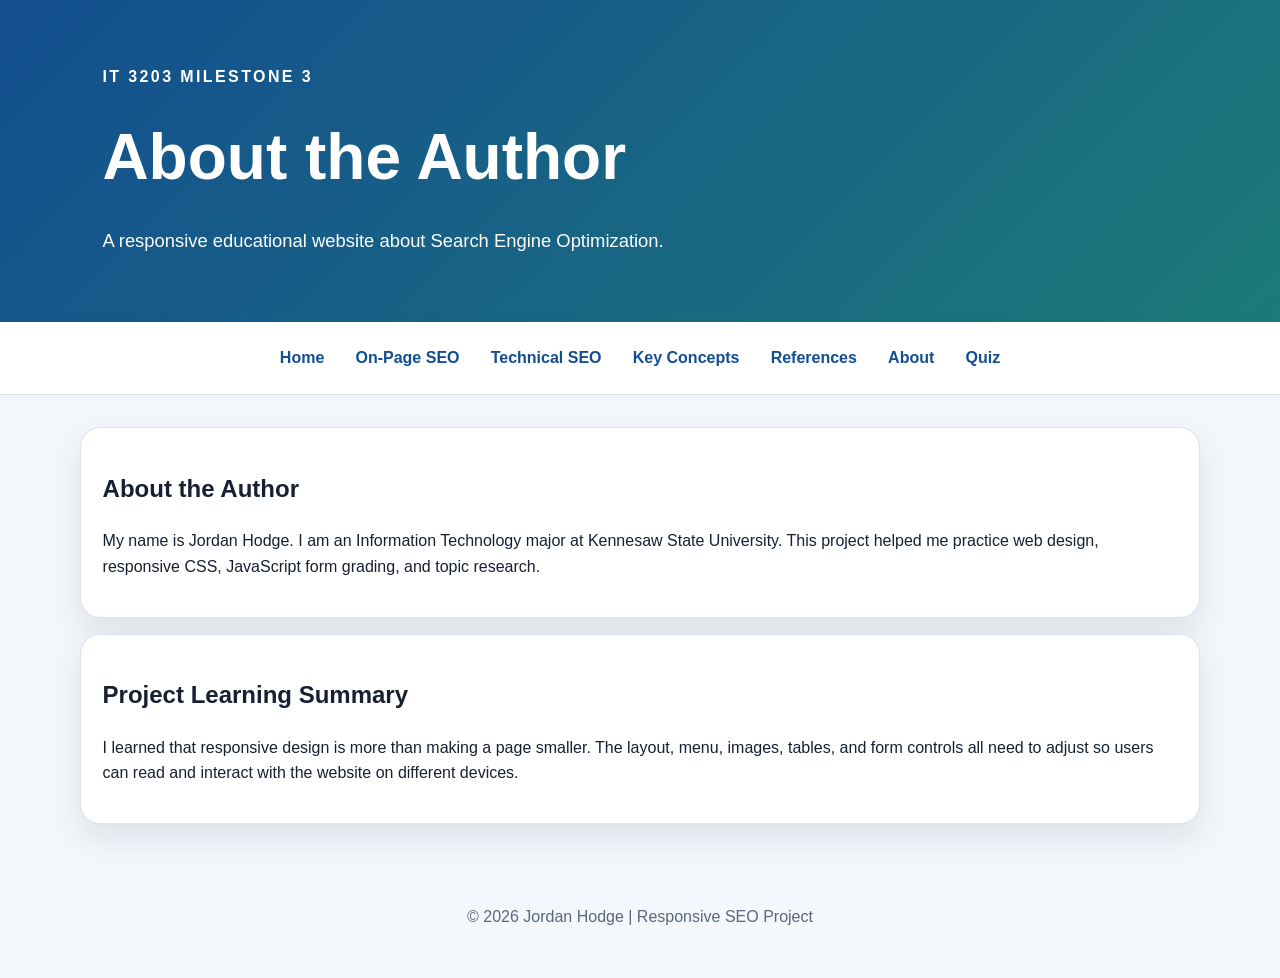
<file: about.html>
<!DOCTYPE html>
<html lang="en">
<head>
  <meta charset="UTF-8">
<meta name="viewport" content="width=device-width, initial-scale=1.0">
<link rel="stylesheet" href="style.css">
<script defer src="script.js"></script>
  <title>About the Author</title>
</head>
<body>
<header class="hero">
  <div>
    <p class="eyebrow">IT 3203 Milestone 3</p>
    <h1>About the Author</h1>
    <p class="tagline">A responsive educational website about Search Engine Optimization.</p>
  </div>
</header>
<nav class="site-nav" aria-label="Main navigation">
  <a href="index.html">Home</a>
  <a href="topic1.html">On-Page SEO</a>
  <a href="topic2.html">Technical SEO</a>
  <a href="concepts.html">Key Concepts</a>
  <a href="references.html">References</a>
  <a href="about.html">About</a>
  <a href="quiz.html">Quiz</a>
</nav>
<main class="page-wrap">
<section class="card">
  <h2>About the Author</h2>
  <p>My name is Jordan Hodge. I am an Information Technology major at Kennesaw State University. This project helped me practice web design, responsive CSS, JavaScript form grading, and topic research.</p>
</section>
<section class="card">
  <h2>Project Learning Summary</h2>
  <p>I learned that responsive design is more than making a page smaller. The layout, menu, images, tables, and form controls all need to adjust so users can read and interact with the website on different devices.</p>
</section>
</main>
<footer>
  <p>&copy; 2026 Jordan Hodge | Responsive SEO Project</p>
</footer>
</body>
</html>
</file>
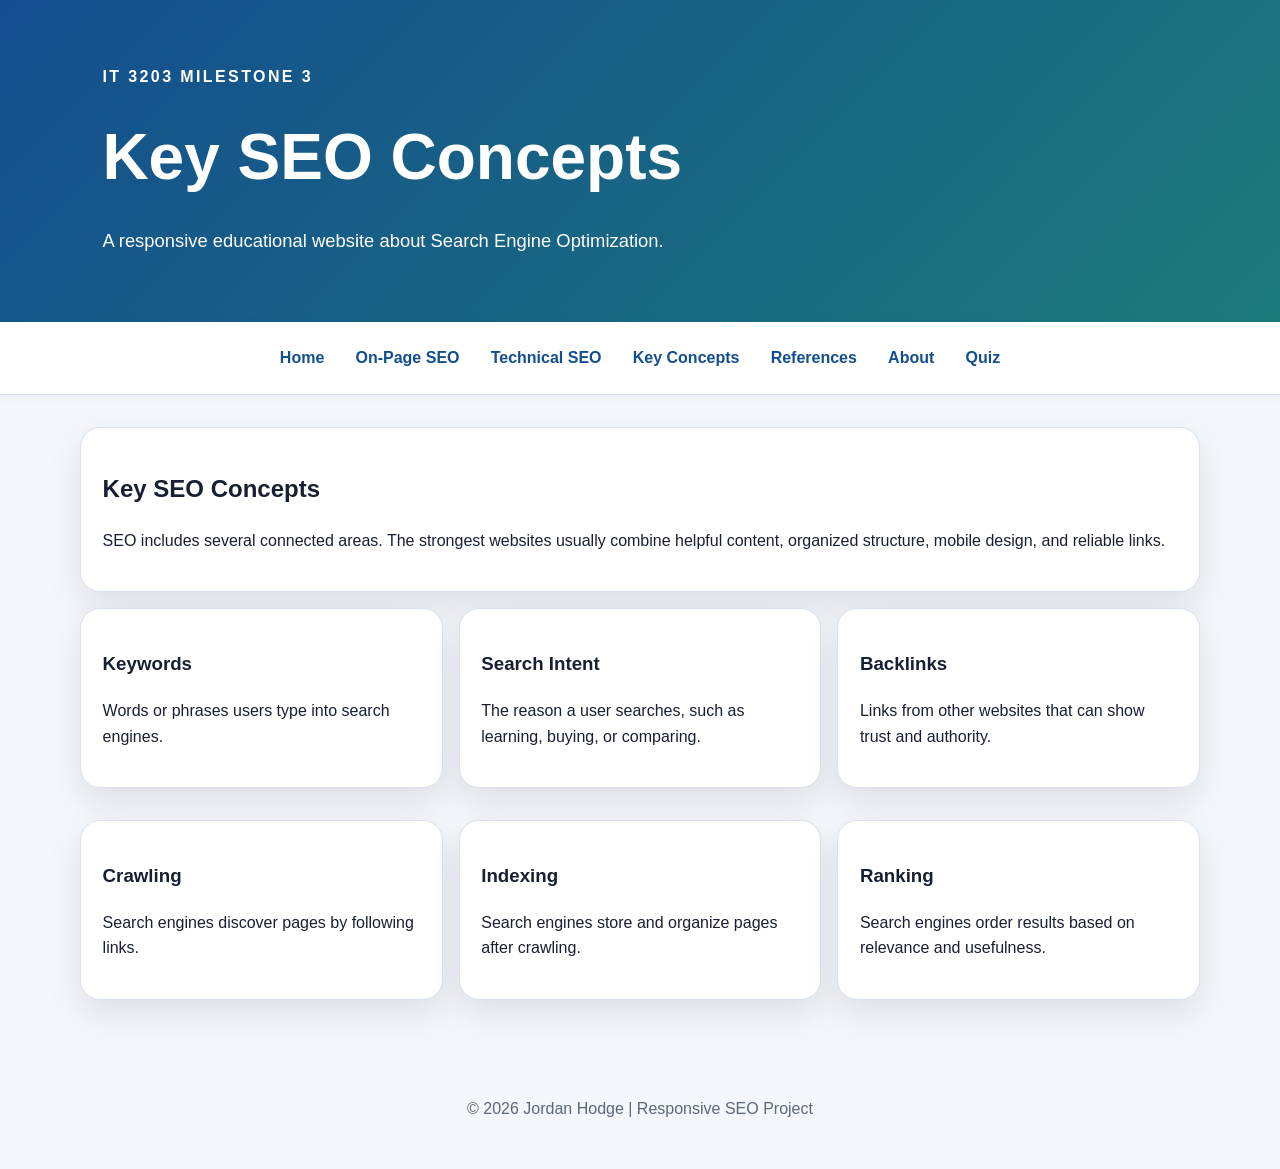
<file: concepts.html>
<!DOCTYPE html>
<html lang="en">
<head>
  <meta charset="UTF-8">
<meta name="viewport" content="width=device-width, initial-scale=1.0">
<link rel="stylesheet" href="style.css">
<script defer src="script.js"></script>
  <title>Key SEO Concepts</title>
</head>
<body>
<header class="hero">
  <div>
    <p class="eyebrow">IT 3203 Milestone 3</p>
    <h1>Key SEO Concepts</h1>
    <p class="tagline">A responsive educational website about Search Engine Optimization.</p>
  </div>
</header>
<nav class="site-nav" aria-label="Main navigation">
  <a href="index.html">Home</a>
  <a href="topic1.html">On-Page SEO</a>
  <a href="topic2.html">Technical SEO</a>
  <a href="concepts.html">Key Concepts</a>
  <a href="references.html">References</a>
  <a href="about.html">About</a>
  <a href="quiz.html">Quiz</a>
</nav>
<main class="page-wrap">
<section class="card">
  <h2>Key SEO Concepts</h2>
  <p>SEO includes several connected areas. The strongest websites usually combine helpful content, organized structure, mobile design, and reliable links.</p>
</section>
<section class="grid three-col">
  <div class="card"><h3>Keywords</h3><p>Words or phrases users type into search engines.</p></div>
  <div class="card"><h3>Search Intent</h3><p>The reason a user searches, such as learning, buying, or comparing.</p></div>
  <div class="card"><h3>Backlinks</h3><p>Links from other websites that can show trust and authority.</p></div>
  <div class="card"><h3>Crawling</h3><p>Search engines discover pages by following links.</p></div>
  <div class="card"><h3>Indexing</h3><p>Search engines store and organize pages after crawling.</p></div>
  <div class="card"><h3>Ranking</h3><p>Search engines order results based on relevance and usefulness.</p></div>
</section>
</main>
<footer>
  <p>&copy; 2026 Jordan Hodge | Responsive SEO Project</p>
</footer>
</body>
</html>
</file>
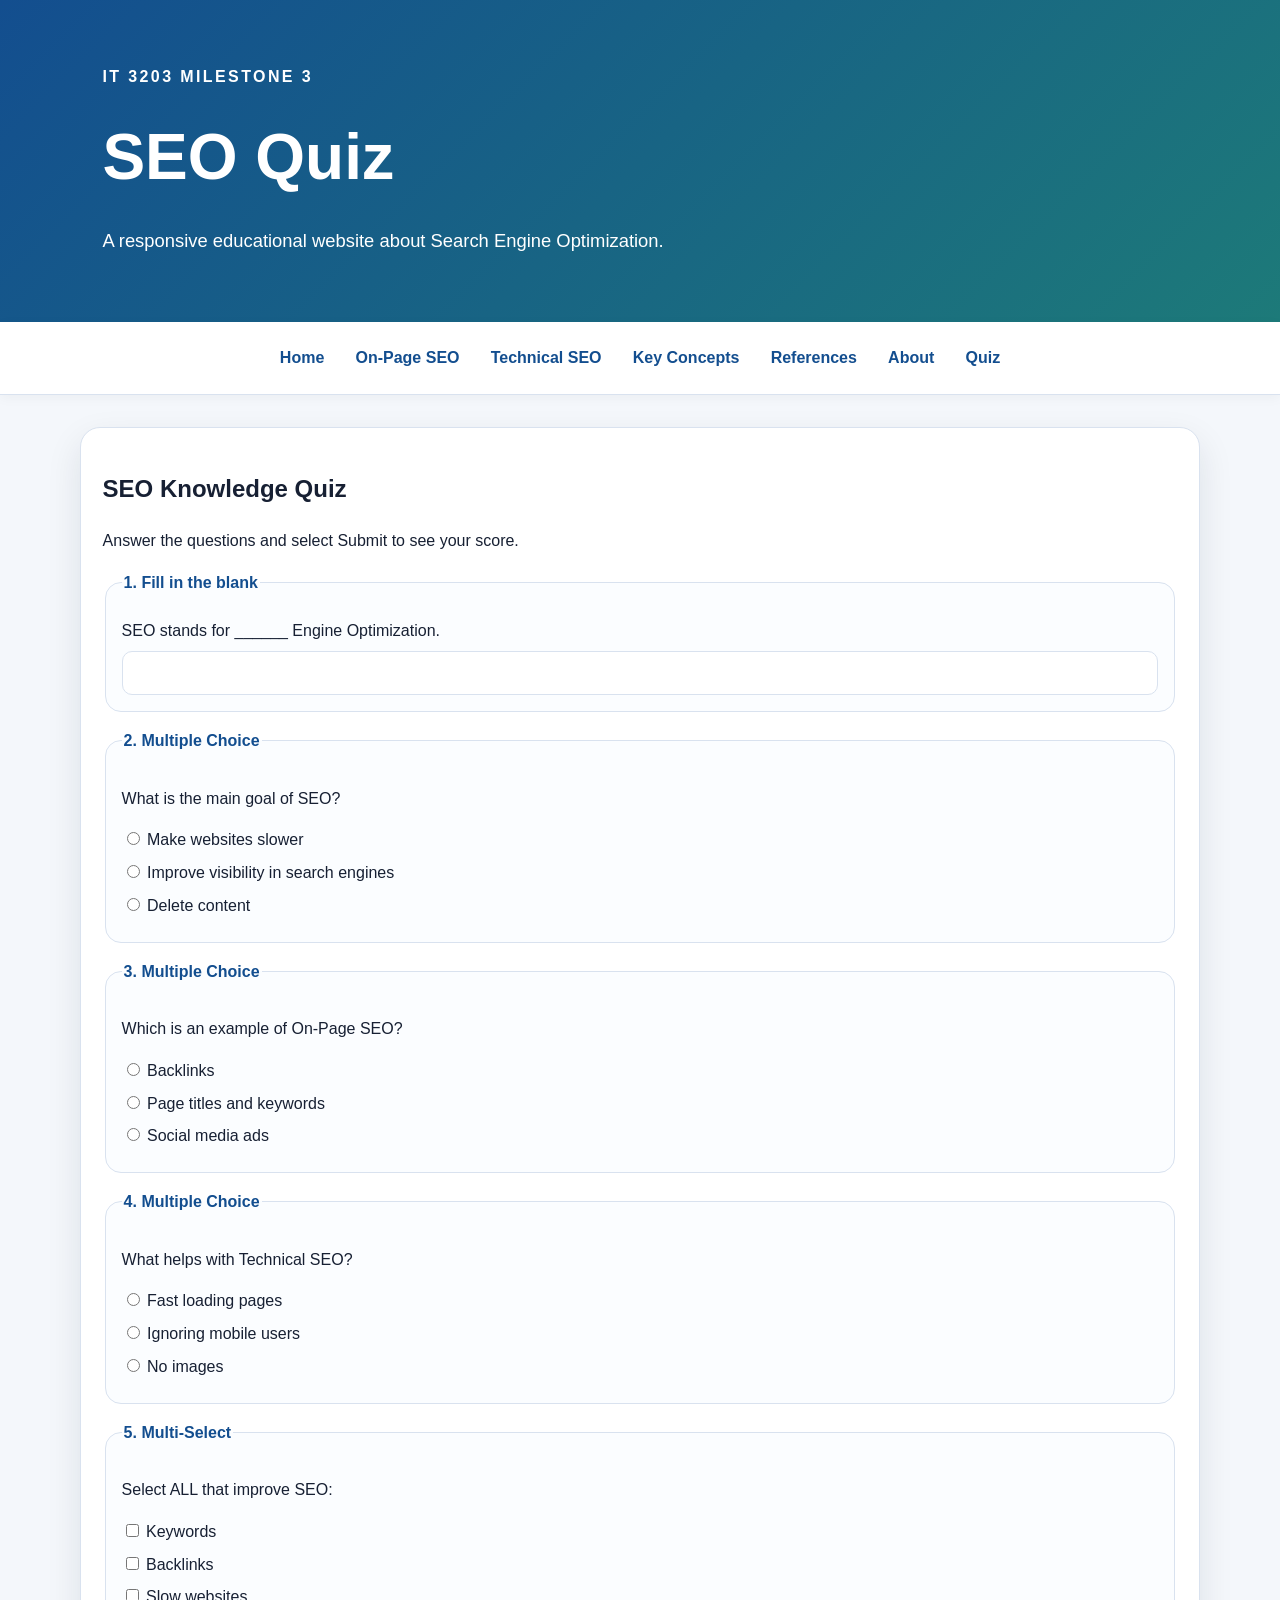
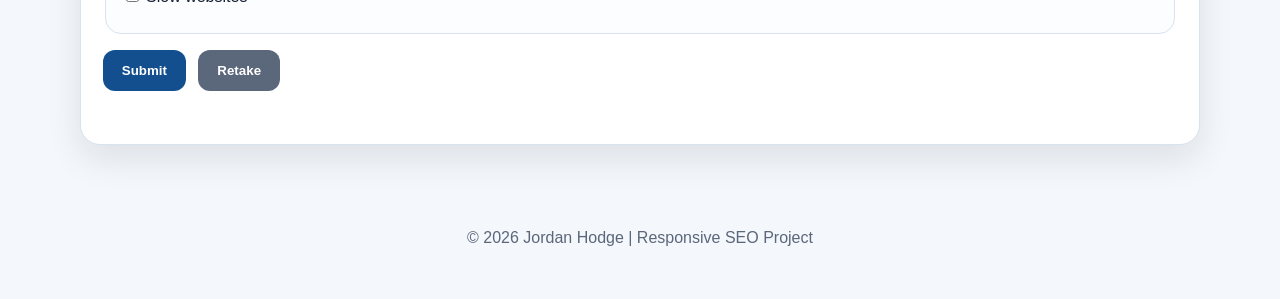
<file: quiz.html>
<!DOCTYPE html>
<html lang="en">
<head>
  <meta charset="UTF-8">
<meta name="viewport" content="width=device-width, initial-scale=1.0">
<link rel="stylesheet" href="style.css">
<script defer src="script.js"></script>
  <title>SEO Quiz</title>
</head>
<body>
<header class="hero">
  <div>
    <p class="eyebrow">IT 3203 Milestone 3</p>
    <h1>SEO Quiz</h1>
    <p class="tagline">A responsive educational website about Search Engine Optimization.</p>
  </div>
</header>
<nav class="site-nav" aria-label="Main navigation">
  <a href="index.html">Home</a>
  <a href="topic1.html">On-Page SEO</a>
  <a href="topic2.html">Technical SEO</a>
  <a href="concepts.html">Key Concepts</a>
  <a href="references.html">References</a>
  <a href="about.html">About</a>
  <a href="quiz.html">Quiz</a>
</nav>
<main class="page-wrap">
<section class="card quiz-card">
  <h2>SEO Knowledge Quiz</h2>
  <p>Answer the questions and select Submit to see your score.</p>
  <form id="quizForm">
    <fieldset><legend>1. Fill in the blank</legend><label for="q1">SEO stands for ______ Engine Optimization.</label><input type="text" id="q1" autocomplete="off"></fieldset>
    <fieldset><legend>2. Multiple Choice</legend><p>What is the main goal of SEO?</p><label><input type="radio" name="q2" value="a"> Make websites slower</label><label><input type="radio" name="q2" value="b"> Improve visibility in search engines</label><label><input type="radio" name="q2" value="c"> Delete content</label></fieldset>
    <fieldset><legend>3. Multiple Choice</legend><p>Which is an example of On-Page SEO?</p><label><input type="radio" name="q3" value="a"> Backlinks</label><label><input type="radio" name="q3" value="b"> Page titles and keywords</label><label><input type="radio" name="q3" value="c"> Social media ads</label></fieldset>
    <fieldset><legend>4. Multiple Choice</legend><p>What helps with Technical SEO?</p><label><input type="radio" name="q4" value="a"> Fast loading pages</label><label><input type="radio" name="q4" value="b"> Ignoring mobile users</label><label><input type="radio" name="q4" value="c"> No images</label></fieldset>
    <fieldset><legend>5. Multi-Select</legend><p>Select ALL that improve SEO:</p><label><input type="checkbox" name="q5" value="a"> Keywords</label><label><input type="checkbox" name="q5" value="b"> Backlinks</label><label><input type="checkbox" name="q5" value="c"> Slow websites</label></fieldset>
    <div class="button-row"><button type="button" onclick="gradeQuiz()">Submit</button><button type="button" onclick="resetQuiz()">Retake</button></div>
  </form>
  <div id="results" class="result-box" aria-live="polite"></div>
</section>
</main>
<footer>
  <p>&copy; 2026 Jordan Hodge | Responsive SEO Project</p>
</footer>
</body>
</html>
</file>
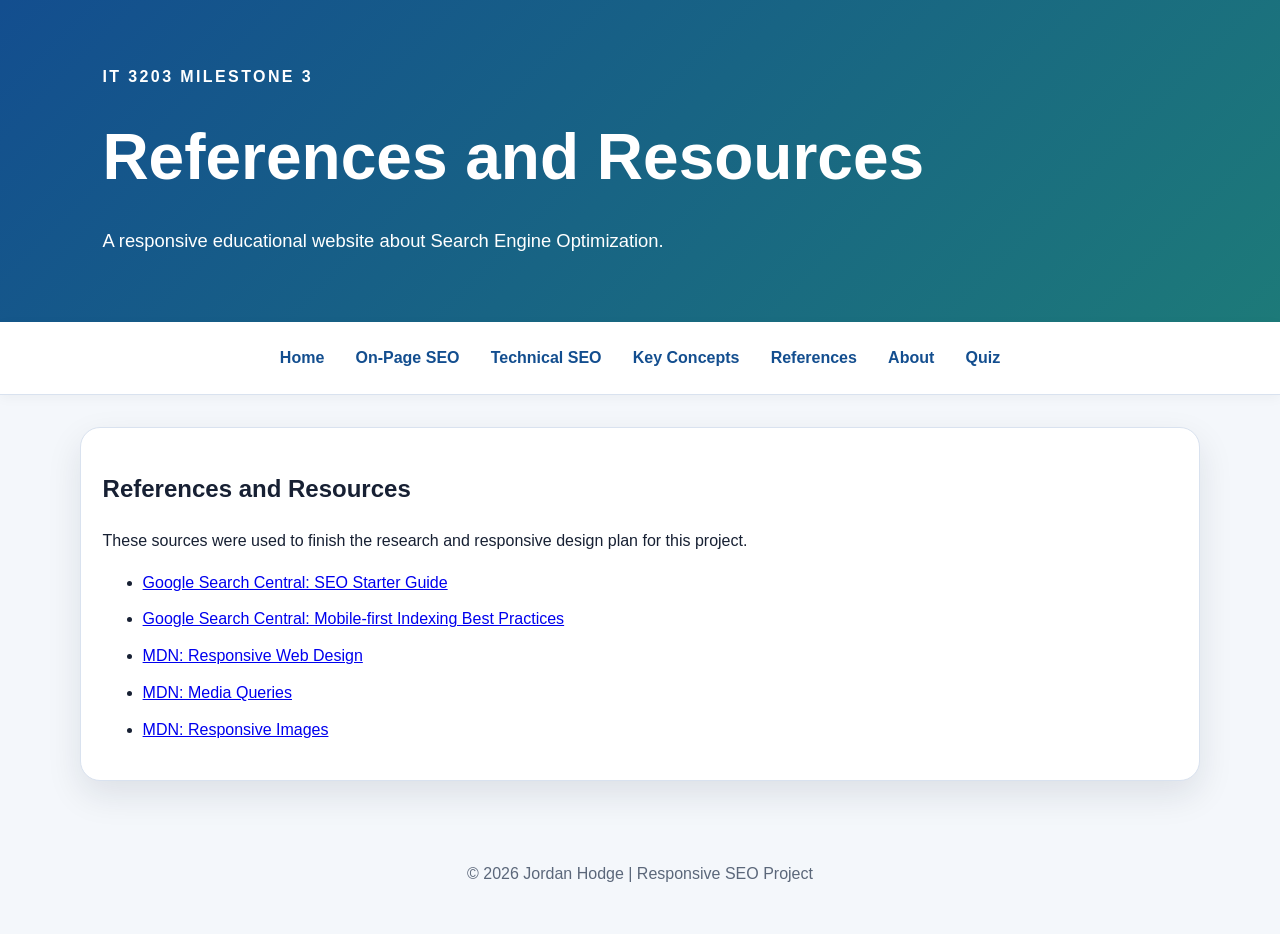
<file: references.html>
<!DOCTYPE html>
<html lang="en">
<head>
  <meta charset="UTF-8">
<meta name="viewport" content="width=device-width, initial-scale=1.0">
<link rel="stylesheet" href="style.css">
<script defer src="script.js"></script>
  <title>References and Resources</title>
</head>
<body>
<header class="hero">
  <div>
    <p class="eyebrow">IT 3203 Milestone 3</p>
    <h1>References and Resources</h1>
    <p class="tagline">A responsive educational website about Search Engine Optimization.</p>
  </div>
</header>
<nav class="site-nav" aria-label="Main navigation">
  <a href="index.html">Home</a>
  <a href="topic1.html">On-Page SEO</a>
  <a href="topic2.html">Technical SEO</a>
  <a href="concepts.html">Key Concepts</a>
  <a href="references.html">References</a>
  <a href="about.html">About</a>
  <a href="quiz.html">Quiz</a>
</nav>
<main class="page-wrap">
<section class="card">
  <h2>References and Resources</h2>
  <p>These sources were used to finish the research and responsive design plan for this project.</p>
  <ul class="resource-list">
    <li><a href="https://developers.google.com/search/docs/fundamentals/seo-starter-guide">Google Search Central: SEO Starter Guide</a></li>
    <li><a href="https://developers.google.com/search/docs/crawling-indexing/mobile/mobile-sites-mobile-first-indexing">Google Search Central: Mobile-first Indexing Best Practices</a></li>
    <li><a href="https://developer.mozilla.org/en-US/docs/Learn_web_development/Core/CSS_layout/Responsive_Design">MDN: Responsive Web Design</a></li>
    <li><a href="https://developer.mozilla.org/en-US/docs/Learn_web_development/Core/CSS_layout/Media_queries">MDN: Media Queries</a></li>
    <li><a href="https://developer.mozilla.org/en-US/docs/Web/HTML/Guides/Responsive_images">MDN: Responsive Images</a></li>
  </ul>
</section>
</main>
<footer>
  <p>&copy; 2026 Jordan Hodge | Responsive SEO Project</p>
</footer>
</body>
</html>
</file>
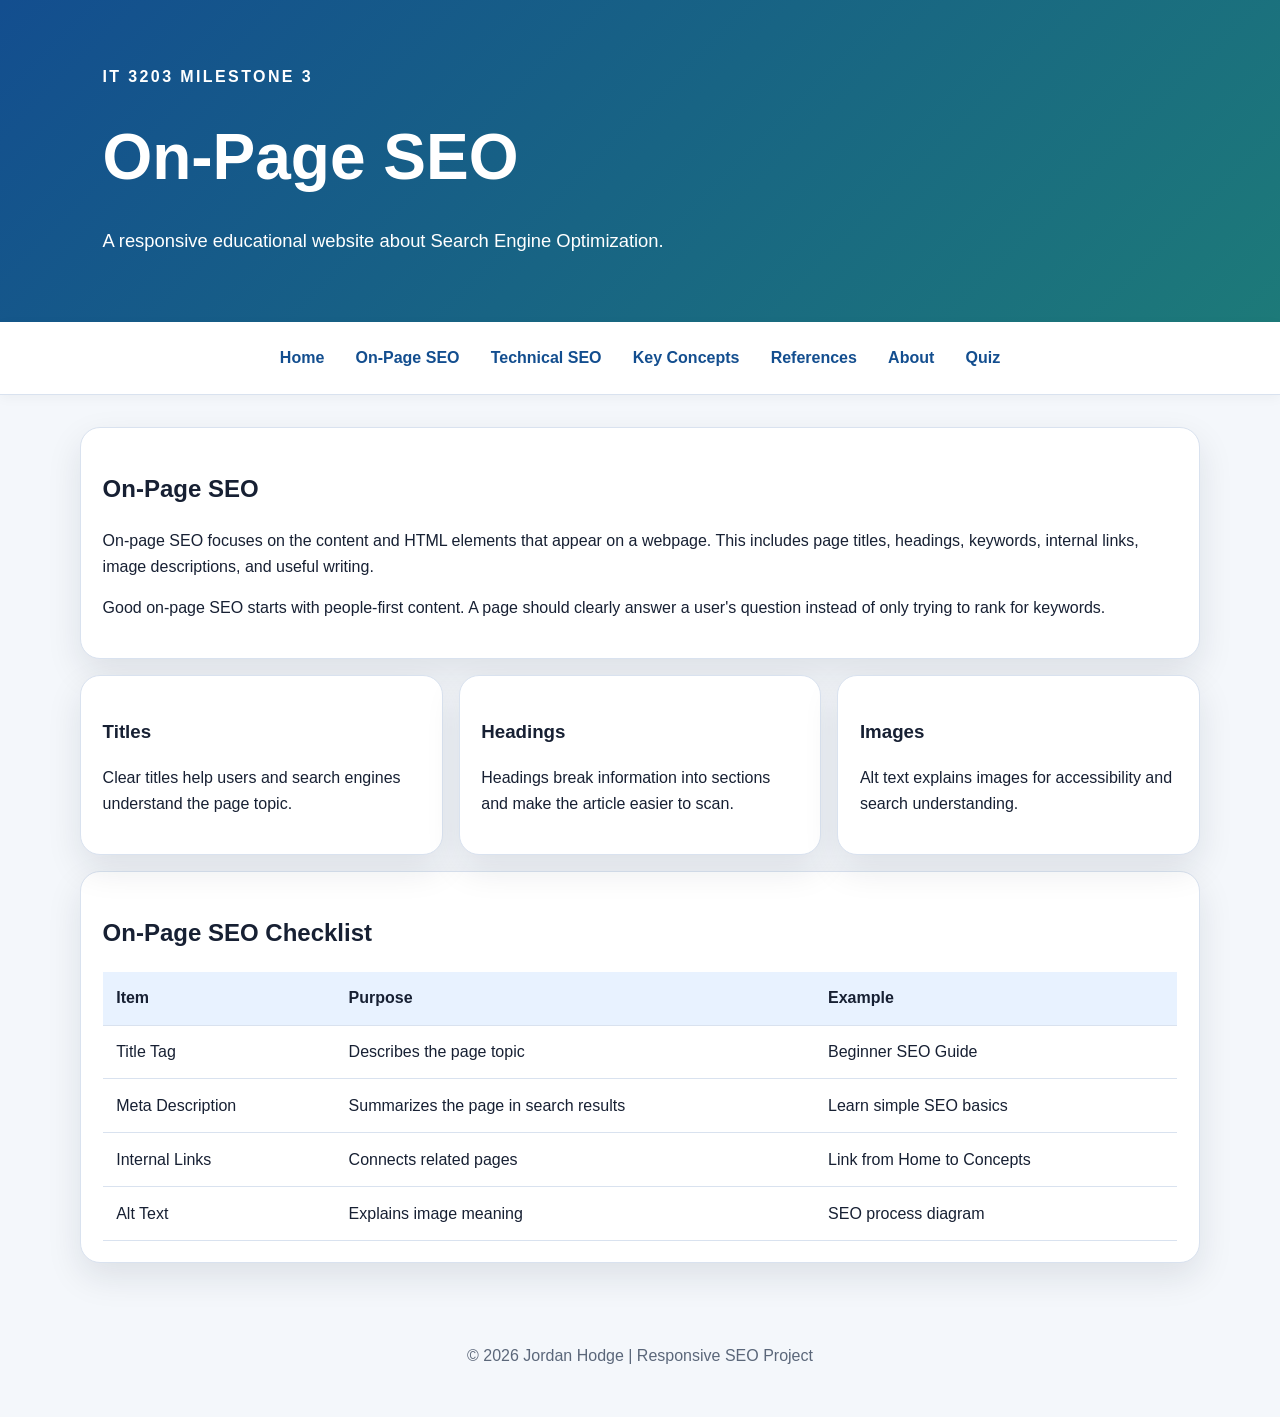
<file: topic1.html>
<!DOCTYPE html>
<html lang="en">
<head>
  <meta charset="UTF-8">
<meta name="viewport" content="width=device-width, initial-scale=1.0">
<link rel="stylesheet" href="style.css">
<script defer src="script.js"></script>
  <title>On-Page SEO</title>
</head>
<body>
<header class="hero">
  <div>
    <p class="eyebrow">IT 3203 Milestone 3</p>
    <h1>On-Page SEO</h1>
    <p class="tagline">A responsive educational website about Search Engine Optimization.</p>
  </div>
</header>
<nav class="site-nav" aria-label="Main navigation">
  <a href="index.html">Home</a>
  <a href="topic1.html">On-Page SEO</a>
  <a href="topic2.html">Technical SEO</a>
  <a href="concepts.html">Key Concepts</a>
  <a href="references.html">References</a>
  <a href="about.html">About</a>
  <a href="quiz.html">Quiz</a>
</nav>
<main class="page-wrap">
<section class="card">
  <h2>On-Page SEO</h2>
  <p>On-page SEO focuses on the content and HTML elements that appear on a webpage. This includes page titles, headings, keywords, internal links, image descriptions, and useful writing.</p>
  <p>Good on-page SEO starts with people-first content. A page should clearly answer a user's question instead of only trying to rank for keywords.</p>
</section>
<section class="grid three-col">
  <div class="card"><h3>Titles</h3><p>Clear titles help users and search engines understand the page topic.</p></div>
  <div class="card"><h3>Headings</h3><p>Headings break information into sections and make the article easier to scan.</p></div>
  <div class="card"><h3>Images</h3><p>Alt text explains images for accessibility and search understanding.</p></div>
</section>
<section class="card table-card">
  <h2>On-Page SEO Checklist</h2>
  <table>
    <thead><tr><th>Item</th><th>Purpose</th><th>Example</th></tr></thead>
    <tbody>
      <tr><td>Title Tag</td><td>Describes the page topic</td><td>Beginner SEO Guide</td></tr>
      <tr><td>Meta Description</td><td>Summarizes the page in search results</td><td>Learn simple SEO basics</td></tr>
      <tr><td>Internal Links</td><td>Connects related pages</td><td>Link from Home to Concepts</td></tr>
      <tr><td>Alt Text</td><td>Explains image meaning</td><td>SEO process diagram</td></tr>
    </tbody>
  </table>
</section>
</main>
<footer>
  <p>&copy; 2026 Jordan Hodge | Responsive SEO Project</p>
</footer>
</body>
</html>
</file>
<file: style.css>
/* Milestone 3 external CSS file: responsive layout, menu, images, tables, and quiz controls. */
:root{--bg:#f4f7fb;--ink:#172033;--muted:#5b677a;--card:#ffffff;--brand:#134e8f;--brand2:#1d7a79;--line:#d9e2ef;--shadow:0 14px 35px rgba(22,31,49,.10)}
*{box-sizing:border-box} body{margin:0;font-family:Arial,Helvetica,sans-serif;background:var(--bg);color:var(--ink);line-height:1.6}.hero{background:linear-gradient(135deg,var(--brand),var(--brand2));color:#fff;padding:3rem 8vw}.hero h1{font-size:clamp(2rem,5vw,4rem);margin:.2rem 0}.eyebrow{text-transform:uppercase;letter-spacing:.15em;font-weight:bold}.tagline{max-width:760px;font-size:1.15rem}.site-nav{position:sticky;top:0;z-index:10;background:#fff;display:flex;justify-content:center;gap:.35rem;flex-wrap:wrap;padding:.8rem;border-bottom:1px solid var(--line);box-shadow:0 3px 12px rgba(0,0,0,.04)}.site-nav a{color:var(--brand);text-decoration:none;font-weight:700;padding:.65rem .8rem;border-radius:999px}.site-nav a:hover,.site-nav a:focus{background:#e8f2ff}.page-wrap{width:min(1120px,92%);margin:2rem auto}.grid{display:grid;gap:1rem}.two-col{grid-template-columns:2fr 1fr}.three-col{grid-template-columns:repeat(3,1fr)}.card{background:var(--card);border:1px solid var(--line);border-radius:20px;padding:1.35rem;box-shadow:var(--shadow);margin-bottom:1rem}.highlight{background:#eef8f7}.responsive-img{display:block;width:100%;height:auto;border-radius:16px;border:1px solid var(--line)}table{width:100%;border-collapse:collapse;background:#fff}th,td{text-align:left;padding:.85rem;border-bottom:1px solid var(--line)}th{background:#e8f2ff}.table-card{overflow-x:auto}.resource-list li{margin:.7rem 0}.quiz-card form{display:grid;gap:1rem}fieldset{border:1px solid var(--line);border-radius:16px;padding:1rem;background:#fbfdff}legend{font-weight:700;color:var(--brand)}label{display:block;margin:.45rem 0}input[type=text]{width:100%;padding:.75rem;border:1px solid var(--line);border-radius:10px;font-size:1rem}.button-row{display:flex;gap:.75rem;flex-wrap:wrap}button{border:0;border-radius:12px;padding:.8rem 1.2rem;background:var(--brand);color:#fff;font-weight:700;cursor:pointer}button:nth-child(2){background:#5b677a}.correct{color:#087b36;font-weight:700}.wrong{color:#b42318;font-weight:700}.result-box{padding:1rem 0}footer{text-align:center;color:var(--muted);padding:2rem}
/* Tablet layout: two columns become one column where needed, and menu spacing is reduced. */
@media (max-width:900px){.two-col,.three-col{grid-template-columns:1fr 1fr}.hero{padding:2.4rem 6vw}.site-nav{justify-content:flex-start;overflow-x:auto;flex-wrap:nowrap}.site-nav a{white-space:nowrap}}
/* Phone layout: all content stacks vertically, tap targets are full width, and tables can scroll. */
@media (max-width:600px){.two-col,.three-col{grid-template-columns:1fr}.page-wrap{width:94%;margin:1rem auto}.hero{padding:2rem 5vw}.site-nav{position:static;display:grid;grid-template-columns:1fr}.site-nav a{text-align:center;background:#f3f8ff}.card{padding:1rem;border-radius:16px}th,td{padding:.7rem;font-size:.92rem}.button-row{display:grid}button{width:100%;font-size:1rem}fieldset{padding:.85rem}}
</file>
